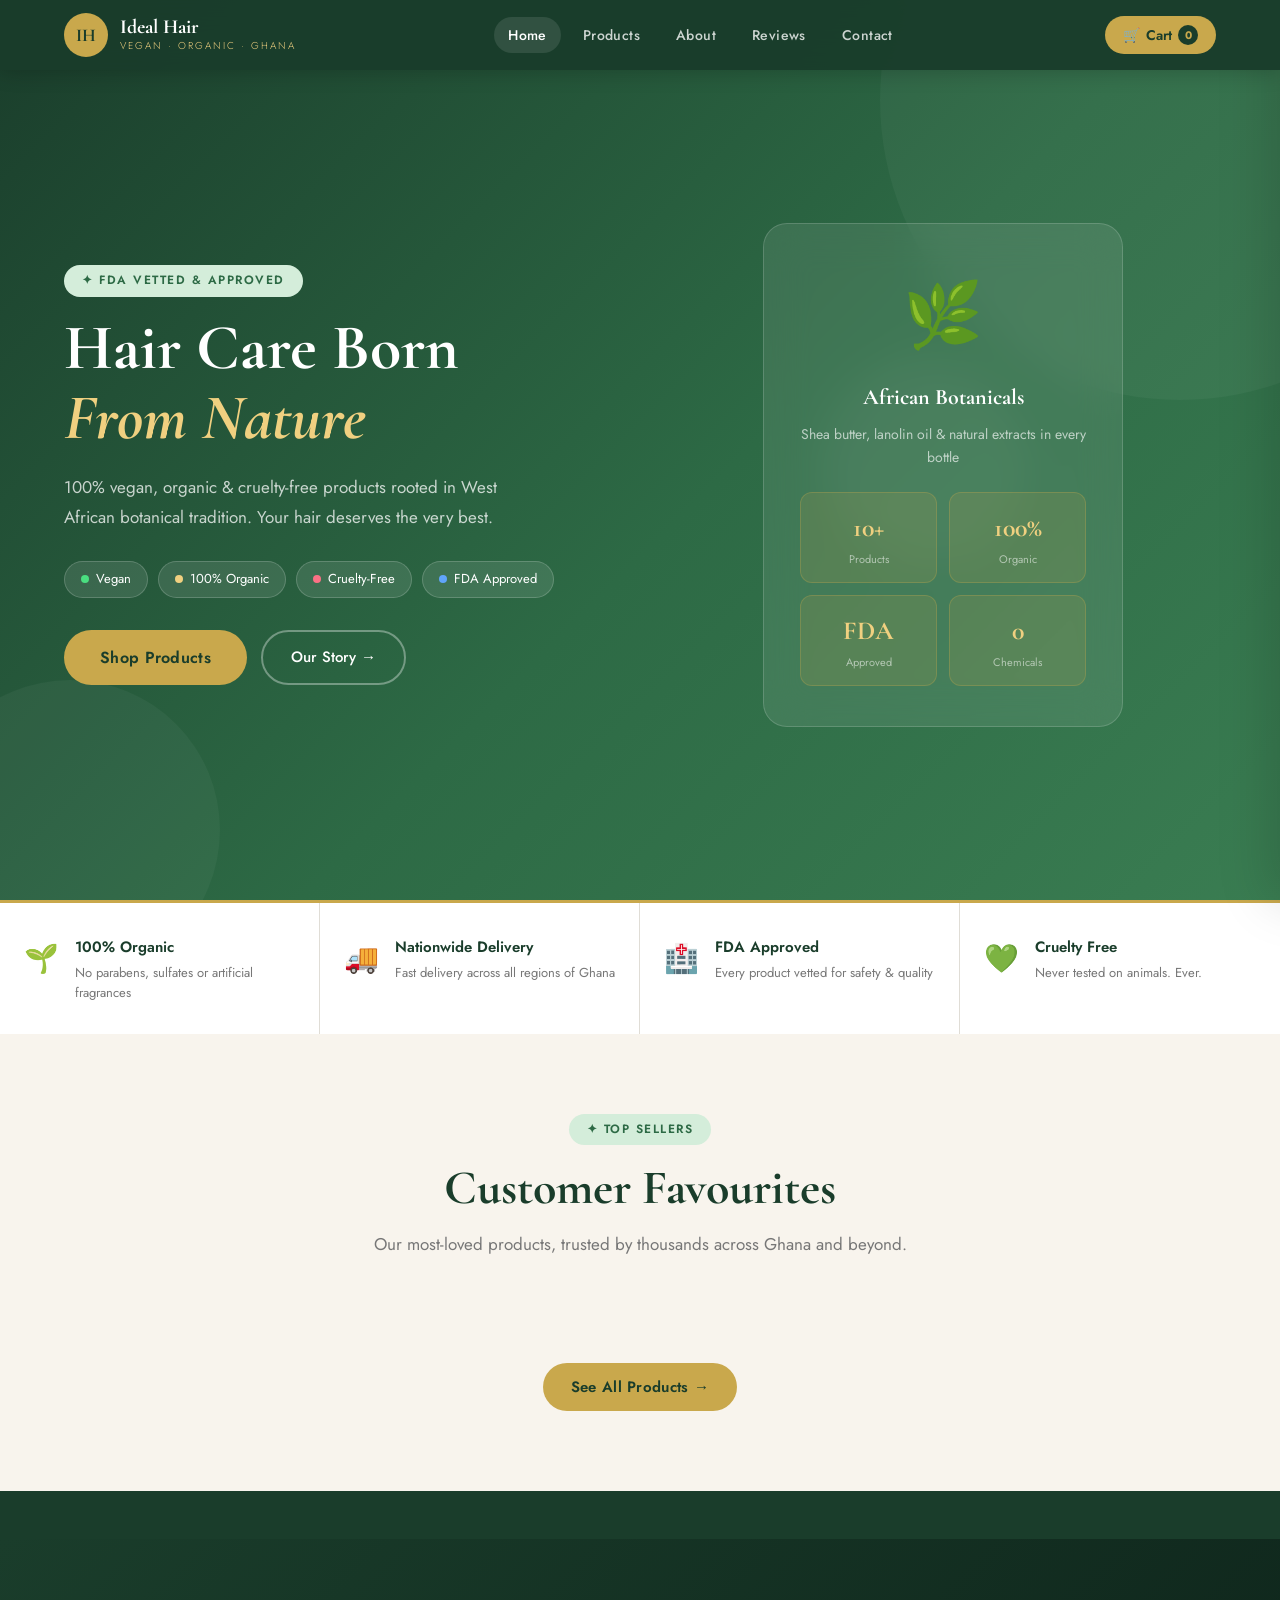
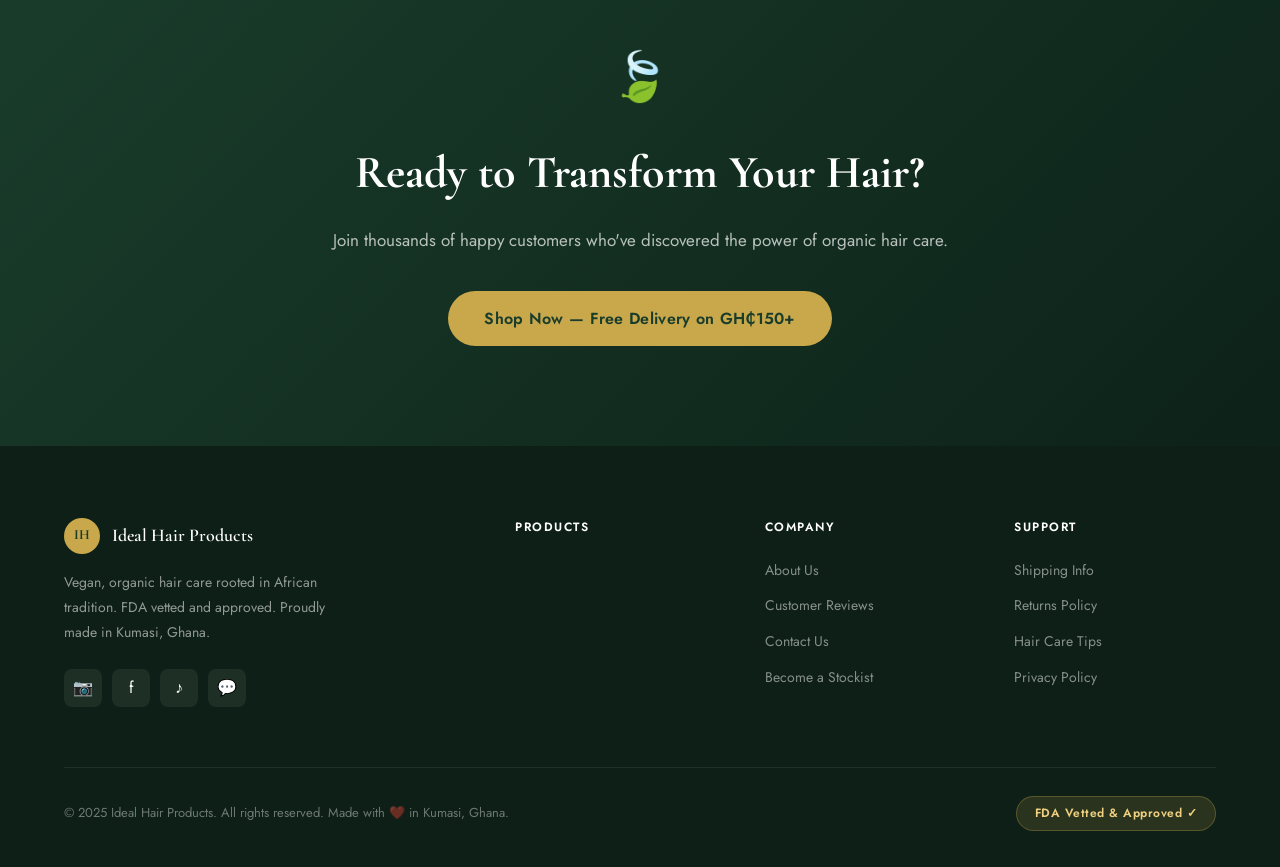
<file: index.html>
<!DOCTYPE html>
<html lang="en">
<head>
  <meta charset="UTF-8" />
  <meta name="viewport" content="width=device-width, initial-scale=1.0" />
  <title>Ideal Hair Products – Vegan & Organic Hair Care Ghana</title>
  <meta name="description" content="Premium vegan, organic, cruelty-free hair care. FDA vetted and approved. Made in Ghana." />
  <link rel="preconnect" href="https://fonts.googleapis.com" />
  <link rel="preconnect" href="https://fonts.gstatic.com" crossorigin />
  <link href="https://fonts.googleapis.com/css2?family=Cormorant+Garamond:ital,wght@0,400;0,600;0,700;1,400&family=Jost:wght@300;400;500;600&display=swap" rel="stylesheet" />
  <!-- ✅ YOUR STYLESHEET -->
  <link rel="stylesheet" href="style.css" />
</head>
<body>

<!-- ══════════════════════════════════════
     NAVIGATION BAR
══════════════════════════════════════ -->
<nav id="navbar">
  <div class="nav-inner">
    <a href="#home" class="nav-logo" onclick="showPage('home')">
      <div class="logo-mark">IH</div>
      <div class="logo-words">
        <span class="logo-main">Ideal Hair</span>
        <span class="logo-sub">Vegan · Organic · Ghana</span>
      </div>
    </a>

    <ul class="nav-links" id="navLinks">
      <li><a href="#" class="nav-link active" onclick="showPage('home')">Home</a></li>
      <li><a href="#" class="nav-link"        onclick="showPage('products')">Products</a></li>
      <li><a href="#" class="nav-link"        onclick="showPage('about')">About</a></li>
      <li><a href="#" class="nav-link"        onclick="showPage('reviews')">Reviews</a></li>
      <li><a href="#" class="nav-link"        onclick="showPage('contact')">Contact</a></li>
    </ul>

    <div class="nav-right">
      <button class="cart-trigger" id="cartTrigger" onclick="openCart()" aria-label="Open Cart">
        <span>🛒</span>
        <span class="cart-label">Cart</span>
        <span class="cart-badge" id="cartBadge">0</span>
      </button>
      <button class="hamburger" id="hamburger" onclick="openMob()" aria-label="Menu">
        <span></span><span></span><span></span>
      </button>
    </div>
  </div>
</nav>

<!-- Mobile Drawer -->
<div class="mob-drawer" id="mobDrawer">
  <button class="mob-close" onclick="closeMob()">✕</button>
  <ul>
    <li><a href="#" onclick="showPage('home');    closeMob()">Home</a></li>
    <li><a href="#" onclick="showPage('products');closeMob()">Products</a></li>
    <li><a href="#" onclick="showPage('about');   closeMob()">About</a></li>
    <li><a href="#" onclick="showPage('reviews'); closeMob()">Reviews</a></li>
    <li><a href="#" onclick="showPage('contact'); closeMob()">Contact</a></li>
  </ul>
  <button class="btn-gold full-w" onclick="openCart();closeMob()">🛒 View Cart (<span id="mobCartCount">0</span>)</button>
</div>
<div class="mob-overlay" id="mobOverlay" onclick="closeMob()"></div>


<!-- ══════════════════════════════════════
     PAGE: HOME
══════════════════════════════════════ -->
<div id="page-home" class="page active">

  <!-- Hero -->
  <div class="hero">
    <div class="hero-bg-shapes">
      <div class="hbs hbs1"></div>
      <div class="hbs hbs2"></div>
      <div class="hbs hbs3"></div>
    </div>
    <div class="hero-inner">
      <div class="hero-copy animate-up">
        <div class="pill-tag">✦ FDA Vetted &amp; Approved</div>
        <h1 class="hero-title">Hair Care Born<br/><em>From Nature</em></h1>
        <p class="hero-sub">100% vegan, organic &amp; cruelty-free products rooted in West African botanical tradition. Your hair deserves the very best.</p>
        <div class="trust-pills">
          <div class="trust-pill"><span class="dot green"></span>Vegan</div>
          <div class="trust-pill"><span class="dot gold"></span>100% Organic</div>
          <div class="trust-pill"><span class="dot pink"></span>Cruelty-Free</div>
          <div class="trust-pill"><span class="dot blue"></span>FDA Approved</div>
        </div>
        <div class="hero-ctas">
          <button class="btn-gold large" onclick="showPage('products')">Shop Products</button>
          <button class="btn-ghost" onclick="showPage('about')">Our Story →</button>
        </div>
      </div>
      <div class="hero-card-wrap animate-right">
        <div class="hero-card">
          <div class="hc-emoji">🌿</div>
          <h3>African Botanicals</h3>
          <p>Shea butter, lanolin oil &amp; natural extracts in every bottle</p>
          <div class="hc-stats">
            <div class="hcs"><div class="hcs-n">10+</div><div class="hcs-l">Products</div></div>
            <div class="hcs"><div class="hcs-n">100%</div><div class="hcs-l">Organic</div></div>
            <div class="hcs"><div class="hcs-n">FDA</div><div class="hcs-l">Approved</div></div>
            <div class="hcs"><div class="hcs-n">0</div><div class="hcs-l">Chemicals</div></div>
          </div>
        </div>
      </div>
    </div>
  </div>

  <!-- Features strip -->
  <div class="features-strip">
    <div class="feat"><div class="feat-ico">🌱</div><div><strong>100% Organic</strong><p>No parabens, sulfates or artificial fragrances</p></div></div>
    <div class="feat"><div class="feat-ico">🚚</div><div><strong>Nationwide Delivery</strong><p>Fast delivery across all regions of Ghana</p></div></div>
    <div class="feat"><div class="feat-ico">🏥</div><div><strong>FDA Approved</strong><p>Every product vetted for safety &amp; quality</p></div></div>
    <div class="feat"><div class="feat-ico">💚</div><div><strong>Cruelty Free</strong><p>Never tested on animals. Ever.</p></div></div>
  </div>

  <!-- Featured products -->
  <div class="section-wrap">
    <div class="section-head animate-up">
      <div class="pill-tag green">✦ Top Sellers</div>
      <h2>Customer Favourites</h2>
      <p>Our most-loved products, trusted by thousands across Ghana and beyond.</p>
    </div>
    <div class="products-grid" id="homeFeaturedGrid"></div>
    <div class="center-btn">
      <button class="btn-gold" onclick="showPage('products')">See All Products →</button>
    </div>
  </div>

  <!-- Scrolling review strip -->
  <div class="mini-review-strip">
    <div class="mrs-track" id="miniReviewTrack"></div>
  </div>

  <!-- CTA Banner -->
  <div class="cta-banner">
    <div class="cta-inner animate-up">
      <div class="cta-leaf">🍃</div>
      <h2>Ready to Transform Your Hair?</h2>
      <p>Join thousands of happy customers who've discovered the power of organic hair care.</p>
      <button class="btn-gold large" onclick="showPage('products')">Shop Now — Free Delivery on GH₵150+</button>
    </div>
  </div>

</div><!-- /page-home -->


<!-- ══════════════════════════════════════
     PAGE: PRODUCTS
══════════════════════════════════════ -->
<div id="page-products" class="page">

  <div class="page-hero green-hero">
    <div class="animate-up">
      <div class="pill-tag light">✦ Our Collection</div>
      <h1>Ideal Hair Products</h1>
      <p>Crafted with organic ingredients to nourish, strengthen &amp; beautify every hair type.</p>
    </div>
  </div>

  <div class="section-wrap">
    <div class="shop-controls animate-up">
      <div class="search-box">
        <span>🔍</span>
        <input type="text" id="searchInput" placeholder="Search products…" oninput="handleSearch()" />
      </div>
      <div class="filter-bar" id="filterBar"></div>
      <select id="sortSelect" class="sort-sel" onchange="handleSort()">
        <option value="default">Sort: Default</option>
        <option value="price-asc">Price: Low → High</option>
        <option value="price-desc">Price: High → Low</option>
        <option value="name">Name A–Z</option>
      </select>
    </div>
    <p class="results-label" id="resultsCount"></p>
    <div class="products-grid" id="productsGrid"></div>
  </div>

</div><!-- /page-products -->


<!-- ══════════════════════════════════════
     PAGE: ABOUT
══════════════════════════════════════ -->
<div id="page-about" class="page">

  <div class="page-hero dark-hero">
    <div class="animate-up">
      <div class="pill-tag gold">✦ Our Story</div>
      <h1>Made With Purpose,<br/>Rooted in Tradition</h1>
      <p>Bringing West African hair wisdom to the modern world — organically.</p>
    </div>
  </div>

  <div class="section-wrap">

    <!-- Story block -->
    <div class="about-story animate-up">
      <div class="story-text">
        <h2>Why Ideal Hair?</h2>
        <p>Ideal Hair Products was born from a deep love for natural beauty and African hair care traditions passed down through generations. We saw a gap — premium organic products that truly celebrate the diversity and beauty of African hair — and we filled it.</p>
        <p>Every bottle carries the wisdom of our ancestors and the precision of modern science. From our iconic African Shea Butter to our nourishing Gold Shampoo, we believe your hair deserves ingredients as pure as nature intended.</p>
        <p>Made in Ghana 🇬🇭, loved worldwide.</p>
        <ul class="about-checklist">
          <li><span class="chk">✓</span>No parabens, sulfates, or artificial fragrances</li>
          <li><span class="chk">✓</span>Rich in vitamins, proteins &amp; natural oils</li>
          <li><span class="chk">✓</span>Suitable for all hair types and textures</li>
          <li><span class="chk">✓</span>Made and packaged in Kumasi, Ghana</li>
        </ul>
      </div>
      <div class="story-tiles">
        <div class="st green-tile"><div class="st-ico">🌿</div><h4>100% Organic</h4><p>No parabens, sulfates or artificial fragrances — ever.</p></div>
        <div class="st gold-tile"><div class="st-ico">🐾</div><h4>Cruelty-Free</h4><p>Never tested on animals. We love all living creatures.</p></div>
        <div class="st pale-tile"><div class="st-ico">🌍</div><h4>African Botanicals</h4><p>Inspired by generations of West African hair wisdom.</p></div>
        <div class="st white-tile"><div class="st-ico">✅</div><h4>FDA Approved</h4><p>Vetted &amp; approved for safety and quality.</p></div>
      </div>
    </div>

    <!-- Values -->
    <div class="section-head animate-up">
      <div class="pill-tag green">✦ Our Values</div>
      <h2>What Drives Us</h2>
    </div>
    <div class="values-grid" id="valuesGrid"></div>

    <!-- Brand Promise -->
    <div class="promise-block animate-up">
      <p>"We promise that every product we make is something we'd proudly use on our own hair — and our children's."</p>
      <span>— The Ideal Hair Team, Kumasi, Ghana</span>
    </div>

    <!-- Ingredients -->
    <div class="section-head animate-up" style="margin-top:80px">
      <div class="pill-tag green">✦ Key Ingredients</div>
      <h2>Nature's Best, In Every Bottle</h2>
      <p>Each ingredient is chosen for a specific benefit to your hair and scalp.</p>
    </div>
    <div class="ingredients-grid" id="ingredientsGrid"></div>

  </div>
</div><!-- /page-about -->


<!-- ══════════════════════════════════════
     PAGE: REVIEWS
══════════════════════════════════════ -->
<div id="page-reviews" class="page">

  <div class="page-hero reviews-hero">
    <div class="animate-up">
      <div class="pill-tag gold">✦ Customer Love</div>
      <h1>Real Stories,<br/>Real Results</h1>
      <p>Thousands of happy customers across Ghana trust Ideal Hair every day.</p>
      <div class="rating-hero">
        <div class="rh-stars">★★★★★</div>
        <div class="rh-label"><strong>4.9 / 5</strong> from 1,200+ reviews</div>
      </div>
    </div>
  </div>

  <div class="section-wrap">

    <!-- Stats bar -->
    <div class="review-stats-bar animate-up" id="reviewStatsBar"></div>

    <!-- Filter tabs -->
    <div class="review-tabs animate-up" id="reviewTabs"></div>

    <!-- Grid -->
    <div class="reviews-grid" id="reviewsGrid"></div>

    <!-- Write review -->
    <div class="write-review-wrap animate-up">
      <div class="section-head">
        <div class="pill-tag green">✦ Share Your Experience</div>
        <h2>Leave a Review</h2>
        <p>Your feedback helps other customers and helps us improve.</p>
      </div>
      <form class="review-form" id="reviewForm" onsubmit="submitReview(event)">
        <div class="rf-row">
          <div class="rf-g"><label>Your Name</label><input type="text" id="rvName" placeholder="Ama Mensah" required /></div>
          <div class="rf-g"><label>Location</label><input type="text" id="rvLoc" placeholder="Kumasi, Ghana" required /></div>
        </div>
        <div class="rf-g"><label>Product Reviewed</label><select id="rvProduct"></select></div>
        <div class="rf-g">
          <label>Your Rating</label>
          <div class="star-picker" id="starPicker">
            <span class="sp" data-v="1">★</span><span class="sp" data-v="2">★</span>
            <span class="sp" data-v="3">★</span><span class="sp" data-v="4">★</span>
            <span class="sp" data-v="5">★</span>
          </div>
          <input type="hidden" id="rvStars" value="5" />
        </div>
        <div class="rf-g"><label>Your Review</label><textarea id="rvText" rows="4" placeholder="Tell us how the product worked for you…" required></textarea></div>
        <button type="submit" class="btn-gold">Submit Review ✦</button>
      </form>
    </div>

  </div>
</div><!-- /page-reviews -->


<!-- ══════════════════════════════════════
     PAGE: CONTACT
══════════════════════════════════════ -->
<div id="page-contact" class="page">

  <div class="page-hero contact-hero">
    <div class="animate-up">
      <div class="pill-tag light">✦ Get In Touch</div>
      <h1>We're Here For You</h1>
      <p>Questions about products? Want to be a stockist? Let's talk.</p>
    </div>
  </div>

  <div class="section-wrap">
    <div class="contact-layout">

      <div class="contact-info animate-up">
        <h3>Contact Details</h3>
        <p>Our team in Kumasi is ready to help you find the perfect hair care routine. Reach out anytime during business hours.</p>
        <div class="info-items" id="contactInfoItems"></div>
        <div class="contact-socials">
          <h5>Follow Us</h5>
          <div class="soc-row">
            <a class="soc-btn" href="#">📷 Instagram</a>
            <a class="soc-btn" href="#">f Facebook</a>
            <a class="soc-btn" href="#">♪ TikTok</a>
            <a class="soc-btn" href="#">💬 WhatsApp</a>
          </div>
        </div>
        <div class="fda-block">
          <span class="fda-ico">🏥</span>
          <div>
            <strong>FDA Vetted &amp; Approved</strong>
            <p>All Ideal Hair products meet the highest Ghana FDA safety and quality standards.</p>
          </div>
        </div>
      </div>

      <div class="contact-form-wrap animate-up">
        <form class="contact-form" id="contactForm" onsubmit="submitContact(event)">
          <div class="cf-row">
            <div class="cf-g"><label>First Name</label><input type="text" id="cfName" placeholder="Ama" required /></div>
            <div class="cf-g"><label>Last Name</label><input type="text" id="cfLastName" placeholder="Asante" required /></div>
          </div>
          <div class="cf-g"><label>Email Address</label><input type="email" id="cfEmail" placeholder="you@example.com" required /></div>
          <div class="cf-g"><label>Phone (optional)</label><input type="tel" id="cfPhone" placeholder="+233 XX XXX XXXX" /></div>
          <div class="cf-g">
            <label>Subject</label>
            <select id="cfSubject">
              <option>General Enquiry</option>
              <option>Product Question</option>
              <option>Order Support</option>
              <option>Wholesale / Become a Stockist</option>
              <option>Partnership</option>
              <option>Other</option>
            </select>
          </div>
          <div class="cf-g"><label>Message</label><textarea id="cfMsg" rows="5" placeholder="How can we help you?" required></textarea></div>
          <button type="submit" class="btn-gold full-w">Send Message ✉️</button>
          <p class="form-note">We respond within 24 hours on business days.</p>
        </form>
      </div>

    </div>

    <!-- Map block -->
    <div class="map-block animate-up">
      <div class="map-content">
        <div class="map-pin-ico">📍</div>
        <h4>Visit Us in Kumasi</h4>
        <p>Ashanti Region, Ghana</p>
        <p class="map-note">Walk-in consultations available Mon – Sat, 8am – 6pm</p>
      </div>
    </div>

  </div>
</div><!-- /page-contact -->


<!-- ══════════════════════════════════════
     CART SIDEBAR
══════════════════════════════════════ -->
<div class="cart-overlay" id="cartOverlay" onclick="closeCart()"></div>
<aside class="cart-sidebar" id="cartSidebar">
  <div class="cs-head">
    <h3>Your Cart 🛒</h3>
    <button class="cs-close" onclick="closeCart()">✕</button>
  </div>
  <div class="cs-body" id="csBody"></div>
  <div class="cs-foot" id="csFoot"></div>
</aside>


<!-- ══════════════════════════════════════
     PRODUCT QUICK-VIEW MODAL
══════════════════════════════════════ -->
<div class="modal-overlay" id="modalOverlay" onclick="closeModal()"></div>
<div class="product-modal" id="productModal">
  <button class="modal-close" onclick="closeModal()">✕</button>
  <div class="modal-inner" id="modalInner"></div>
</div>


<!-- Toast notification -->
<div class="toast" id="toast"></div>


<!-- ══════════════════════════════════════
     FOOTER
══════════════════════════════════════ -->
<footer>
  <div class="footer-inner">
    <div class="footer-brand">
      <div class="footer-logo">
        <div class="logo-mark sm">IH</div>
        <span>Ideal Hair Products</span>
      </div>
      <p>Vegan, organic hair care rooted in African tradition. FDA vetted and approved. Proudly made in Kumasi, Ghana.</p>
      <div class="footer-soc">
        <a href="#">📷</a><a href="#">f</a><a href="#">♪</a><a href="#">💬</a>
      </div>
    </div>
    <div class="footer-col">
      <h5>Products</h5>
      <ul id="footerProductLinks"></ul>
    </div>
    <div class="footer-col">
      <h5>Company</h5>
      <ul>
        <li><a href="#" onclick="showPage('about')">About Us</a></li>
        <li><a href="#" onclick="showPage('reviews')">Customer Reviews</a></li>
        <li><a href="#" onclick="showPage('contact')">Contact Us</a></li>
        <li><a href="#" onclick="showPage('contact')">Become a Stockist</a></li>
      </ul>
    </div>
    <div class="footer-col">
      <h5>Support</h5>
      <ul>
        <li><a href="#" onclick="showPage('contact')">Shipping Info</a></li>
        <li><a href="#" onclick="showPage('contact')">Returns Policy</a></li>
        <li><a href="#" onclick="showPage('contact')">Hair Care Tips</a></li>
        <li><a href="#" onclick="showPage('contact')">Privacy Policy</a></li>
      </ul>
    </div>
  </div>
  <div class="footer-bottom">
    <p>© 2025 Ideal Hair Products. All rights reserved. Made with ❤️ in Kumasi, Ghana.</p>
    <div class="fda-cert">FDA Vetted &amp; Approved ✓</div>
  </div>
</footer>

<!-- ✅ SCRIPTS — data.js must load before app.js -->
<script src="data.js"></script>
<script src="app.js"></script>

</body>
</html>
</file>
<file: style.css>
/* ═══════════════════════════════════════════════════
   IDEAL HAIR PRODUCTS — style.css
   All visual styling for the website
   Linked from: index.html
   ═══════════════════════════════════════════════════ */

/* ── VARIABLES ── */
:root {
  --g-dark:   #1a3d2b;
  --g-mid:    #2d6a45;
  --g-light:  #4a9e6b;
  --g-pale:   #d4edda;
  --g-ultra:  #eef7f1;
  --gold:     #c9a84c;
  --gold-lt:  #f0d080;
  --gold-dk:  #a07830;
  --cream:    #f8f4ed;
  --white:    #ffffff;
  --dark:     #111b17;
  --txt:      #1a1a1a;
  --txt-mid:  #444444;
  --txt-mute: #777777;
  --border:   #e0ddd6;
  --radius:   14px;
  --radius-sm:8px;
  --shadow:   0 6px 32px rgba(0,0,0,0.10);
  --shadow-lg:0 16px 56px rgba(0,0,0,0.14);
  --trans:    0.3s ease;
  --nav-h:    70px;
}

/* ── RESET ── */
*, *::before, *::after { box-sizing: border-box; margin: 0; padding: 0; }
html { scroll-behavior: smooth; font-size: 16px; }
body {
  font-family: 'Jost', sans-serif;
  background: var(--cream);
  color: var(--txt);
  overflow-x: hidden;
  line-height: 1.6;
}
img { max-width: 100%; display: block; }
a { color: inherit; text-decoration: none; }
button { cursor: pointer; font-family: inherit; }
ul { list-style: none; }
input, select, textarea { font-family: inherit; font-size: 15px; outline: none; }

/* ── PAGE SYSTEM ── */
.page { display: none; }
.page.active { display: block; }

/* ── SCROLL ANIMATIONS ── */
.animate-up {
  opacity: 0;
  transform: translateY(40px);
  transition: opacity 0.8s ease, transform 0.8s ease;
}
.animate-right {
  opacity: 0;
  transform: translateX(40px);
  transition: opacity 0.8s ease 0.2s, transform 0.8s ease 0.2s;
}
.animate-up.in, .animate-right.in { opacity: 1; transform: none; }

/* ═══════════════════════════════════════════════════
   NAVIGATION
═══════════════════════════════════════════════════ */
#navbar {
  position: fixed; top: 0; left: 0; right: 0; z-index: 900;
  background: rgba(26,61,43,0.96);
  backdrop-filter: blur(14px);
  height: var(--nav-h);
  box-shadow: 0 2px 20px rgba(0,0,0,0.20);
  transition: background var(--trans);
}
.nav-inner {
  max-width: 1280px; margin: 0 auto;
  display: flex; align-items: center; justify-content: space-between;
  height: 100%; padding: 0 5%;
}
.nav-logo {
  display: flex; align-items: center; gap: 12px;
  text-decoration: none;
}
.logo-mark {
  width: 44px; height: 44px;
  background: var(--gold);
  border-radius: 50%;
  display: flex; align-items: center; justify-content: center;
  font-family: 'Cormorant Garamond', serif;
  font-size: 18px; font-weight: 700;
  color: var(--g-dark);
  flex-shrink: 0;
}
.logo-mark.sm { width: 36px; height: 36px; font-size: 14px; }
.logo-words { display: flex; flex-direction: column; }
.logo-main {
  font-family: 'Cormorant Garamond', serif;
  font-size: 20px; font-weight: 700;
  color: var(--white); line-height: 1.1;
}
.logo-sub {
  font-size: 10px; font-weight: 300;
  letter-spacing: 2px; text-transform: uppercase;
  color: var(--gold-lt);
}
.nav-links {
  display: flex; gap: 8px; align-items: center;
}
.nav-link {
  color: rgba(255,255,255,0.78);
  font-size: 14px; font-weight: 500; letter-spacing: 0.4px;
  padding: 8px 14px; border-radius: 40px;
  transition: var(--trans); cursor: pointer;
  background: none; border: none;
}
.nav-link:hover, .nav-link.active {
  color: var(--white);
  background: rgba(255,255,255,0.10);
}
.nav-right { display: flex; align-items: center; gap: 12px; }
.cart-trigger {
  display: flex; align-items: center; gap: 6px;
  background: var(--gold); color: var(--g-dark);
  border: none; padding: 9px 18px; border-radius: 40px;
  font-size: 14px; font-weight: 600;
  transition: var(--trans);
}
.cart-trigger:hover { background: var(--gold-lt); transform: translateY(-1px); }
.cart-badge {
  background: var(--g-dark); color: var(--gold);
  border-radius: 50%; width: 20px; height: 20px;
  display: flex; align-items: center; justify-content: center;
  font-size: 11px; font-weight: 700;
}
.hamburger {
  display: none; flex-direction: column; gap: 5px;
  background: none; border: none; padding: 6px;
}
.hamburger span {
  width: 24px; height: 2px;
  background: var(--white); border-radius: 2px;
  display: block; transition: var(--trans);
}
/* Mobile Drawer */
.mob-drawer {
  display: none;
  position: fixed; top: 0; left: -100%; width: min(320px, 85vw);
  height: 100vh; z-index: 1000;
  background: var(--g-dark);
  padding: 80px 32px 40px;
  transition: left 0.4s cubic-bezier(.25,.8,.25,1);
  flex-direction: column; gap: 0;
}
.mob-drawer.open { left: 0; }
.mob-close {
  position: absolute; top: 20px; right: 20px;
  background: rgba(255,255,255,0.1); border: none;
  color: var(--white); width: 36px; height: 36px;
  border-radius: 50%; font-size: 18px;
  display: flex; align-items: center; justify-content: center;
}
.mob-drawer ul { display: flex; flex-direction: column; gap: 4px; margin-bottom: 32px; }
.mob-drawer li a {
  display: block; padding: 12px 0;
  color: rgba(255,255,255,0.85); font-size: 18px; font-weight: 400;
  border-bottom: 1px solid rgba(255,255,255,0.08);
  transition: var(--trans);
}
.mob-drawer li a:hover { color: var(--gold-lt); padding-left: 6px; }
.mob-overlay {
  display: none; position: fixed; inset: 0;
  background: rgba(0,0,0,0.5); z-index: 999;
}
.mob-overlay.open { display: block; }

/* ═══════════════════════════════════════════════════
   BUTTONS
═══════════════════════════════════════════════════ */
.btn-gold {
  display: inline-flex; align-items: center; justify-content: center;
  background: var(--gold); color: var(--g-dark);
  border: none; padding: 13px 28px; border-radius: 40px;
  font-size: 15px; font-weight: 600; letter-spacing: 0.3px;
  transition: var(--trans); cursor: pointer;
}
.btn-gold:hover { background: var(--gold-lt); transform: translateY(-2px); box-shadow: 0 8px 24px rgba(201,168,76,0.35); }
.btn-gold.large { padding: 16px 36px; font-size: 16px; }
.btn-gold.full-w { width: 100%; }
.btn-ghost {
  display: inline-flex; align-items: center; justify-content: center;
  background: transparent; color: var(--white);
  border: 2px solid rgba(255,255,255,0.35);
  padding: 13px 28px; border-radius: 40px;
  font-size: 15px; font-weight: 500;
  transition: var(--trans); cursor: pointer;
}
.btn-ghost:hover { border-color: var(--white); background: rgba(255,255,255,0.10); }
.btn-ghost.dark-ghost { color: var(--g-dark); border-color: var(--border); }
.btn-ghost.dark-ghost:hover { border-color: var(--g-dark); background: var(--g-ultra); color: var(--g-dark); }

/* ═══════════════════════════════════════════════════
   SHARED COMPONENTS
═══════════════════════════════════════════════════ */
.pill-tag {
  display: inline-block;
  background: var(--g-pale); color: var(--g-mid);
  border-radius: 40px; padding: 6px 18px;
  font-size: 12px; font-weight: 600; letter-spacing: 1.5px;
  text-transform: uppercase; margin-bottom: 16px;
}
.pill-tag.green  { background: var(--g-pale);               color: var(--g-mid); }
.pill-tag.gold   { background: rgba(201,168,76,0.15);        color: var(--gold-dk); }
.pill-tag.light  { background: rgba(255,255,255,0.15);       color: var(--white); border: 1px solid rgba(255,255,255,0.25); }
.pill-tag.dark   { background: var(--dark);                  color: var(--gold-lt); }

.section-wrap { max-width: 1200px; margin: 0 auto; padding: 80px 5%; }
.section-head { text-align: center; margin-bottom: 56px; }
.section-head h2 {
  font-family: 'Cormorant Garamond', serif;
  font-size: clamp(30px, 4vw, 48px); font-weight: 700;
  color: var(--g-dark); margin-bottom: 14px; line-height: 1.15;
}
.section-head p { color: var(--txt-mute); font-size: 17px; max-width: 560px; margin: 0 auto; line-height: 1.7; }
.center-btn { text-align: center; margin-top: 48px; }
.results-label { color: var(--txt-mute); font-size: 14px; margin-bottom: 24px; }

/* ═══════════════════════════════════════════════════
   PAGE HEROES
═══════════════════════════════════════════════════ */
.page-hero {
  padding: calc(var(--nav-h) + 70px) 5% 80px;
  text-align: center;
}
.page-hero h1 {
  font-family: 'Cormorant Garamond', serif;
  font-size: clamp(34px, 5vw, 62px); font-weight: 700;
  line-height: 1.1; margin-bottom: 16px; color: var(--white);
}
.page-hero p { color: rgba(255,255,255,0.75); font-size: 18px; max-width: 580px; margin: 0 auto; }
.green-hero   { background: linear-gradient(135deg, var(--g-dark) 0%, var(--g-mid) 100%); }
.dark-hero    { background: linear-gradient(135deg, #0d2219 0%, var(--g-dark) 100%); }
.reviews-hero { background: linear-gradient(135deg, #1a1a2e 0%, #16213e 50%, var(--g-dark) 100%); }
.contact-hero { background: linear-gradient(135deg, var(--g-dark) 0%, #1f4d35 100%); }

/* ═══════════════════════════════════════════════════
   HOME — HERO
═══════════════════════════════════════════════════ */
.hero {
  min-height: 100vh;
  background: linear-gradient(135deg, var(--g-dark) 0%, var(--g-mid) 55%, #3a7d52 100%);
  display: flex; align-items: center;
  padding: calc(var(--nav-h) + 40px) 5% 60px;
  position: relative; overflow: hidden;
}
.hero-bg-shapes { position: absolute; inset: 0; pointer-events: none; overflow: hidden; }
.hbs {
  position: absolute; border-radius: 50%;
  background: rgba(255,255,255,0.04);
}
.hbs1 { width: 600px; height: 600px; top: -200px; right: -200px; }
.hbs2 { width: 300px; height: 300px; bottom: -80px; left: -80px; }
.hbs3 { width: 200px; height: 200px; top: 40%; right: 20%; }
.hero-inner {
  max-width: 1200px; margin: 0 auto; width: 100%;
  display: grid; grid-template-columns: 1fr 1fr; gap: 60px; align-items: center;
  position: relative; z-index: 1;
}
.hero-title {
  font-family: 'Cormorant Garamond', serif;
  font-size: clamp(38px, 5vw, 68px); font-weight: 700;
  color: var(--white); line-height: 1.1; margin-bottom: 20px;
}
.hero-title em { color: var(--gold-lt); font-style: italic; }
.hero-sub { color: rgba(255,255,255,0.75); font-size: 17px; line-height: 1.75; margin-bottom: 28px; max-width: 480px; }
.trust-pills { display: flex; gap: 10px; flex-wrap: wrap; margin-bottom: 32px; }
.trust-pill {
  display: flex; align-items: center; gap: 7px;
  background: rgba(255,255,255,0.10); border: 1px solid rgba(255,255,255,0.18);
  color: var(--white); border-radius: 40px; padding: 7px 16px; font-size: 13px;
}
.dot { width: 8px; height: 8px; border-radius: 50%; flex-shrink: 0; }
.dot.green { background: #4ade80; }
.dot.gold  { background: var(--gold-lt); }
.dot.pink  { background: #fb7185; }
.dot.blue  { background: #60a5fa; }
.hero-ctas { display: flex; gap: 14px; flex-wrap: wrap; }
/* Hero Card */
.hero-card-wrap { display: flex; justify-content: center; }
.hero-card {
  background: rgba(255,255,255,0.09);
  backdrop-filter: blur(20px);
  border: 1px solid rgba(255,255,255,0.16);
  border-radius: 24px; padding: 40px 36px; text-align: center;
  max-width: 360px; width: 100%;
}
.hc-emoji { font-size: 64px; margin-bottom: 14px; }
.hero-card h3 {
  font-family: 'Cormorant Garamond', serif;
  color: var(--white); font-size: 22px; margin-bottom: 8px;
}
.hero-card p { color: rgba(255,255,255,0.65); font-size: 14px; line-height: 1.6; margin-bottom: 24px; }
.hc-stats { display: grid; grid-template-columns: 1fr 1fr; gap: 12px; }
.hcs {
  background: rgba(201,168,76,0.15);
  border: 1px solid rgba(201,168,76,0.28);
  border-radius: 12px; padding: 14px 10px; text-align: center;
}
.hcs-n { font-family: 'Cormorant Garamond', serif; font-size: 26px; color: var(--gold-lt); font-weight: 700; }
.hcs-l { font-size: 11px; color: rgba(255,255,255,0.55); margin-top: 2px; }

/* ═══════════════════════════════════════════════════
   HOME — FEATURES STRIP
═══════════════════════════════════════════════════ */
.features-strip {
  background: var(--white);
  display: grid; grid-template-columns: repeat(4, 1fr);
  border-top: 3px solid var(--gold);
}
.feat {
  display: flex; align-items: flex-start; gap: 16px;
  padding: 32px 24px;
  border-right: 1px solid var(--border);
}
.feat:last-child { border-right: none; }
.feat-ico { font-size: 28px; flex-shrink: 0; margin-top: 2px; }
.feat strong { font-size: 15px; font-weight: 600; color: var(--g-dark); display: block; margin-bottom: 4px; }
.feat p { font-size: 13px; color: var(--txt-mute); line-height: 1.5; }

/* ═══════════════════════════════════════════════════
   PRODUCTS GRID & CARDS
═══════════════════════════════════════════════════ */
.products-grid {
  display: grid;
  grid-template-columns: repeat(auto-fill, minmax(260px, 1fr));
  gap: 28px;
}
.product-card {
  background: var(--white);
  border-radius: var(--radius);
  overflow: hidden;
  border: 1px solid var(--border);
  transition: var(--trans);
  cursor: pointer;
  display: flex; flex-direction: column;
}
.product-card:hover {
  transform: translateY(-7px);
  box-shadow: var(--shadow-lg);
  border-color: var(--g-pale);
}
.pc-img {
  height: 210px;
  display: flex; align-items: center; justify-content: center;
  background: linear-gradient(135deg, var(--g-ultra), #e0f0e5);
  position: relative; font-size: 72px;
}
.pc-badge {
  position: absolute; top: 12px; left: 12px;
  background: var(--g-mid); color: var(--white);
  font-size: 11px; font-weight: 600; letter-spacing: 0.8px;
  text-transform: uppercase; padding: 4px 10px; border-radius: 40px;
}
.pc-body { padding: 20px; flex: 1; display: flex; flex-direction: column; }
.pc-cat { font-size: 11px; text-transform: uppercase; letter-spacing: 1.5px; color: var(--g-light); font-weight: 600; margin-bottom: 6px; }
.pc-body h3 { font-size: 17px; font-weight: 600; margin-bottom: 6px; color: var(--txt); }
.pc-body p { font-size: 13px; color: var(--txt-mute); line-height: 1.5; flex: 1; margin-bottom: 18px; }
.pc-foot { display: flex; align-items: center; justify-content: space-between; }
.pc-price {
  font-family: 'Cormorant Garamond', serif;
  font-size: 22px; font-weight: 700; color: var(--g-dark);
}
.pc-price small { font-family: 'Jost', sans-serif; font-size: 12px; font-weight: 400; color: var(--txt-mute); }
.pc-add {
  background: var(--g-dark); color: var(--white);
  border: none; padding: 9px 18px; border-radius: 40px;
  font-size: 13px; font-weight: 600; transition: var(--trans);
}
.pc-add:hover { background: var(--g-light); }

/* Shop Controls */
.shop-controls {
  display: flex; gap: 16px; flex-wrap: wrap; align-items: center;
  margin-bottom: 32px;
}
.search-box {
  display: flex; align-items: center; gap: 10px;
  background: var(--white); border: 1.5px solid var(--border);
  border-radius: 40px; padding: 10px 18px; flex: 1; min-width: 200px;
  transition: var(--trans);
}
.search-box:focus-within { border-color: var(--g-mid); }
.search-box input { border: none; background: none; flex: 1; font-size: 15px; }
.filter-bar { display: flex; gap: 8px; flex-wrap: wrap; }
.filter-btn {
  background: var(--white); border: 1.5px solid var(--border);
  color: var(--txt-mid); padding: 9px 20px; border-radius: 40px;
  font-size: 13px; font-weight: 500; transition: var(--trans);
}
.filter-btn.active, .filter-btn:hover {
  background: var(--g-dark); color: var(--white); border-color: var(--g-dark);
}
.sort-sel {
  background: var(--white); border: 1.5px solid var(--border);
  border-radius: 40px; padding: 10px 18px; font-size: 13px; color: var(--txt-mid);
  cursor: pointer;
}

/* ═══════════════════════════════════════════════════
   HOME — MINI REVIEW STRIP (marquee)
═══════════════════════════════════════════════════ */
.mini-review-strip {
  background: var(--g-dark); overflow: hidden; padding: 24px 0;
}
.mrs-track {
  display: flex; gap: 32px; width: max-content;
  animation: scrollLeft 28s linear infinite;
}
.mrs-track:hover { animation-play-state: paused; }
@keyframes scrollLeft {
  0%   { transform: translateX(0); }
  100% { transform: translateX(-50%); }
}
.mr-pill {
  display: flex; align-items: center; gap: 10px;
  background: rgba(255,255,255,0.07);
  border: 1px solid rgba(255,255,255,0.12);
  border-radius: 40px; padding: 10px 22px; white-space: nowrap;
}
.mr-stars { color: var(--gold); font-size: 13px; }
.mr-txt { color: rgba(255,255,255,0.80); font-size: 13px; font-style: italic; }
.mr-name { color: var(--gold-lt); font-size: 12px; font-weight: 500; }

/* ═══════════════════════════════════════════════════
   HOME — CTA BANNER
═══════════════════════════════════════════════════ */
.cta-banner {
  background: linear-gradient(135deg, var(--g-dark), #0d2219);
  padding: 100px 5%; text-align: center;
}
.cta-inner { max-width: 640px; margin: 0 auto; }
.cta-leaf { font-size: 48px; margin-bottom: 20px; }
.cta-inner h2 {
  font-family: 'Cormorant Garamond', serif;
  font-size: clamp(28px, 4vw, 46px); color: var(--white);
  font-weight: 700; margin-bottom: 16px;
}
.cta-inner p { color: rgba(255,255,255,0.70); font-size: 17px; line-height: 1.7; margin-bottom: 36px; }

/* ═══════════════════════════════════════════════════
   ABOUT
═══════════════════════════════════════════════════ */
.about-story {
  display: grid; grid-template-columns: 1fr 1fr; gap: 72px;
  align-items: start; margin-bottom: 80px;
}
.story-text h2 {
  font-family: 'Cormorant Garamond', serif;
  font-size: clamp(26px, 3.5vw, 40px); color: var(--g-dark);
  margin-bottom: 20px;
}
.story-text p { color: var(--txt-mid); font-size: 16px; line-height: 1.85; margin-bottom: 18px; }
.about-checklist { list-style: none; margin: 28px 0; display: flex; flex-direction: column; gap: 14px; }
.about-checklist li { display: flex; align-items: center; gap: 12px; font-size: 15px; color: var(--txt-mid); }
.chk {
  width: 26px; height: 26px; background: var(--g-pale);
  border-radius: 50%; display: flex; align-items: center;
  justify-content: center; color: var(--g-mid); font-size: 13px;
  font-weight: 700; flex-shrink: 0;
}
.story-tiles { display: grid; grid-template-columns: 1fr 1fr; gap: 16px; }
.st { border-radius: var(--radius); padding: 28px 22px; }
.st-ico { font-size: 30px; margin-bottom: 12px; }
.st h4 { font-size: 17px; font-weight: 600; margin-bottom: 8px; }
.st p  { font-size: 13px; line-height: 1.55; }
.green-tile { background: var(--g-dark); color: var(--white); }
.gold-tile  { background: var(--gold); color: var(--g-dark); }
.pale-tile  { background: var(--g-pale); color: var(--g-dark); }
.white-tile { background: var(--white); color: var(--txt); border: 1px solid var(--border); }
/* Values */
.values-grid { display: grid; grid-template-columns: repeat(auto-fill, minmax(220px, 1fr)); gap: 24px; margin-bottom: 60px; }
.value-card {
  background: var(--white); border: 1px solid var(--border);
  border-radius: var(--radius); padding: 28px 22px;
  transition: var(--trans);
}
.value-card:hover { transform: translateY(-5px); box-shadow: var(--shadow); }
.val-ico { font-size: 32px; margin-bottom: 14px; }
.value-card h4 { font-size: 16px; font-weight: 600; margin-bottom: 8px; color: var(--g-dark); }
.value-card p  { font-size: 13px; color: var(--txt-mute); line-height: 1.6; }
/* Promise */
.promise-block {
  background: var(--g-dark); border-radius: 20px;
  padding: 56px 48px; text-align: center; margin: 60px 0;
}
.promise-block p {
  font-family: 'Cormorant Garamond', serif;
  font-size: clamp(20px, 3vw, 30px); color: var(--white);
  font-style: italic; line-height: 1.5; margin-bottom: 20px;
}
.promise-block span { color: var(--gold-lt); font-size: 14px; font-weight: 300; }
/* Ingredients */
.ingredients-grid { display: grid; grid-template-columns: repeat(auto-fill, minmax(200px, 1fr)); gap: 20px; }
.ing-card {
  background: var(--white); border: 1px solid var(--border);
  border-radius: var(--radius); padding: 24px 18px; text-align: center;
  transition: var(--trans);
}
.ing-card:hover { border-color: var(--g-light); transform: translateY(-4px); }
.ing-ico { font-size: 36px; margin-bottom: 10px; }
.ing-card h4 { font-size: 15px; font-weight: 600; color: var(--g-dark); margin-bottom: 6px; }
.ing-card p  { font-size: 12px; color: var(--txt-mute); line-height: 1.5; }

/* ═══════════════════════════════════════════════════
   REVIEWS
═══════════════════════════════════════════════════ */
.rating-hero { display: flex; align-items: center; gap: 16px; justify-content: center; margin-top: 24px; }
.rh-stars { color: var(--gold); font-size: 28px; letter-spacing: 4px; }
.rh-label { color: rgba(255,255,255,0.85); font-size: 16px; }
.review-stats-bar {
  display: grid; grid-template-columns: repeat(4, 1fr); gap: 20px;
  margin-bottom: 48px;
}
.rsb-card {
  background: var(--white); border: 1px solid var(--border);
  border-radius: var(--radius); padding: 24px; text-align: center;
}
.rsb-num { font-family: 'Cormorant Garamond', serif; font-size: 36px; font-weight: 700; color: var(--g-dark); }
.rsb-stars { color: var(--gold); font-size: 14px; margin: 4px 0; }
.rsb-label { font-size: 13px; color: var(--txt-mute); }
.review-tabs { display: flex; gap: 10px; flex-wrap: wrap; margin-bottom: 36px; }
.rtab {
  background: var(--white); border: 1.5px solid var(--border);
  color: var(--txt-mid); padding: 8px 20px; border-radius: 40px;
  font-size: 13px; font-weight: 500; cursor: pointer; transition: var(--trans);
}
.rtab.active, .rtab:hover { background: var(--g-dark); color: var(--white); border-color: var(--g-dark); }
.reviews-grid { display: grid; grid-template-columns: repeat(auto-fill, minmax(300px, 1fr)); gap: 24px; margin-bottom: 64px; }
.review-card {
  background: var(--white); border: 1px solid var(--border);
  border-radius: var(--radius); padding: 28px;
  transition: var(--trans);
}
.review-card:hover { box-shadow: var(--shadow); transform: translateY(-3px); }
.rc-stars { color: var(--gold); font-size: 16px; letter-spacing: 2px; margin-bottom: 12px; }
.rc-prod { display: inline-block; background: var(--g-ultra); color: var(--g-mid); font-size: 11px; font-weight: 600; text-transform: uppercase; letter-spacing: 1px; padding: 4px 12px; border-radius: 40px; margin-bottom: 12px; }
.rc-text { color: var(--txt-mid); font-size: 15px; line-height: 1.7; font-style: italic; margin-bottom: 20px; }
.rc-author { display: flex; align-items: center; gap: 12px; }
.rc-avatar { width: 40px; height: 40px; border-radius: 50%; background: var(--gold); display: flex; align-items: center; justify-content: center; font-weight: 700; font-size: 16px; color: var(--g-dark); flex-shrink: 0; }
.rc-name { font-size: 14px; font-weight: 600; color: var(--txt); }
.rc-loc  { font-size: 12px; color: var(--txt-mute); }
/* Write review form */
.write-review-wrap { background: var(--g-ultra); border-radius: 20px; padding: 56px 48px; }
.review-form { display: flex; flex-direction: column; gap: 20px; }
.rf-row { display: grid; grid-template-columns: 1fr 1fr; gap: 16px; }
.rf-g  { display: flex; flex-direction: column; gap: 6px; }
.rf-g label { font-size: 12px; font-weight: 600; text-transform: uppercase; letter-spacing: 0.5px; color: var(--txt-mute); }
.rf-g input, .rf-g select, .rf-g textarea {
  background: var(--white); border: 1.5px solid var(--border);
  border-radius: var(--radius-sm); padding: 12px 16px;
  transition: var(--trans);
}
.rf-g input:focus, .rf-g select:focus, .rf-g textarea:focus { border-color: var(--g-mid); }
.star-picker { display: flex; gap: 8px; margin-top: 4px; }
.sp { font-size: 28px; color: var(--border); cursor: pointer; transition: var(--trans); }
.sp.on, .sp:hover { color: var(--gold); }

/* ═══════════════════════════════════════════════════
   CONTACT
═══════════════════════════════════════════════════ */
.contact-layout { display: grid; grid-template-columns: 1fr 1fr; gap: 80px; align-items: start; margin-bottom: 60px; }
.contact-info h3 { font-family: 'Cormorant Garamond', serif; font-size: 30px; color: var(--g-dark); margin-bottom: 16px; }
.contact-info > p { color: var(--txt-mute); font-size: 15px; line-height: 1.75; margin-bottom: 32px; }
.info-items { display: flex; flex-direction: column; gap: 20px; margin-bottom: 36px; }
.ii { display: flex; align-items: flex-start; gap: 16px; }
.ii-ico {
  width: 46px; height: 46px; background: var(--g-pale);
  border-radius: 12px; display: flex; align-items: center;
  justify-content: center; font-size: 20px; flex-shrink: 0;
}
.ii h5 { font-size: 11px; text-transform: uppercase; letter-spacing: 1px; color: var(--txt-mute); margin-bottom: 4px; }
.ii p  { font-size: 15px; color: var(--txt); margin: 0; }
.contact-socials { margin-bottom: 28px; }
.contact-socials h5 { font-size: 12px; text-transform: uppercase; letter-spacing: 1px; color: var(--txt-mute); margin-bottom: 12px; }
.soc-row { display: flex; gap: 10px; flex-wrap: wrap; }
.soc-btn {
  background: var(--g-pale); color: var(--g-dark);
  border: none; padding: 8px 14px; border-radius: 8px;
  font-size: 13px; font-weight: 500; transition: var(--trans);
}
.soc-btn:hover { background: var(--g-dark); color: var(--white); }
.fda-block {
  display: flex; align-items: flex-start; gap: 14px;
  background: var(--g-ultra); border: 1px solid var(--g-pale);
  border-radius: 12px; padding: 18px;
}
.fda-ico { font-size: 24px; flex-shrink: 0; }
.fda-block strong { font-size: 14px; color: var(--g-dark); display: block; margin-bottom: 4px; }
.fda-block p { font-size: 13px; color: var(--txt-mute); margin: 0; }
/* Contact form */
.contact-form { display: flex; flex-direction: column; gap: 18px; }
.cf-row { display: grid; grid-template-columns: 1fr 1fr; gap: 14px; }
.cf-g  { display: flex; flex-direction: column; gap: 6px; }
.cf-g label { font-size: 12px; font-weight: 600; text-transform: uppercase; letter-spacing: 0.5px; color: var(--txt-mute); }
.cf-g input, .cf-g select, .cf-g textarea {
  background: var(--cream); border: 1.5px solid var(--border);
  border-radius: var(--radius-sm); padding: 12px 16px; transition: var(--trans);
}
.cf-g input:focus, .cf-g select:focus, .cf-g textarea:focus { border-color: var(--g-mid); background: var(--white); }
.form-note { font-size: 12px; color: var(--txt-mute); text-align: center; margin-top: -8px; }
/* Map block */
.map-block {
  background: linear-gradient(135deg, var(--g-dark), var(--g-mid));
  border-radius: 20px; padding: 60px; text-align: center;
  color: var(--white);
}
.map-pin-ico { font-size: 48px; margin-bottom: 16px; }
.map-block h4 { font-family: 'Cormorant Garamond', serif; font-size: 28px; margin-bottom: 8px; }
.map-block p { color: rgba(255,255,255,0.75); font-size: 16px; margin-bottom: 4px; }
.map-note { color: rgba(255,255,255,0.55); font-size: 14px; margin-top: 12px; }

/* ═══════════════════════════════════════════════════
   CART SIDEBAR
═══════════════════════════════════════════════════ */
.cart-overlay {
  display: none; position: fixed; inset: 0;
  background: rgba(0,0,0,0.5); z-index: 800;
}
.cart-overlay.open { display: block; }
.cart-sidebar {
  position: fixed; top: 0; right: -460px; width: min(460px, 90vw);
  height: 100vh; background: var(--white); z-index: 810;
  display: flex; flex-direction: column;
  transition: right 0.4s cubic-bezier(.25,.8,.25,1);
  box-shadow: -10px 0 50px rgba(0,0,0,0.15);
  overflow-y: auto;
}
.cart-sidebar.open { right: 0; }
.cs-head {
  position: sticky; top: 0; z-index: 10;
  display: flex; align-items: center; justify-content: space-between;
  padding: 22px 24px; background: var(--g-dark);
}
.cs-head h3 { font-family: 'Cormorant Garamond', serif; color: var(--white); font-size: 22px; }
.cs-close {
  background: rgba(255,255,255,0.12); border: none; color: var(--white);
  width: 44px; height: 44px; border-radius: 50%; font-size: 20px;
  display: flex; align-items: center; justify-content: center; transition: var(--trans);
}
.cs-close:hover { background: rgba(255,255,255,0.22); }
.cs-body { flex: 1; padding: 20px 24px; }
.cs-empty { text-align: center; padding: 60px 20px; }
.cs-empty-ico { font-size: 56px; margin-bottom: 14px; }
.cs-empty p { color: var(--txt-mute); font-size: 16px; }
.cs-item { display: flex; gap: 14px; align-items: flex-start; padding: 16px 0; border-bottom: 1px solid var(--border); }
.cs-item-ico { width: 56px; height: 56px; background: var(--g-ultra); border-radius: 10px; display: flex; align-items: center; justify-content: center; font-size: 28px; flex-shrink: 0; }
.cs-item-info { flex: 1; }
.cs-item-name { font-size: 14px; font-weight: 600; margin-bottom: 4px; }
.cs-item-price { font-size: 15px; font-weight: 700; color: var(--g-mid); }
.qty-row { display: flex; align-items: center; gap: 10px; margin-top: 8px; }
.qty-btn { background: var(--cream); border: 1px solid var(--border); width: 28px; height: 28px; border-radius: 6px; font-size: 16px; display: flex; align-items: center; justify-content: center; transition: var(--trans); }
.qty-btn:hover { background: var(--g-pale); }
.qty-n { font-size: 14px; font-weight: 600; min-width: 20px; text-align: center; }
.cs-remove { background: none; border: none; color: #e74c3c; font-size: 18px; padding: 4px; transition: var(--trans); flex-shrink: 0; }
.cs-remove:hover { color: #c0392b; }
.cs-foot { padding: 20px 24px; border-top: 1px solid var(--border); background: var(--cream); }
.cs-total { display: flex; justify-content: space-between; align-items: center; margin-bottom: 16px; font-size: 17px; font-weight: 600; }
.cs-total-amt { font-family: 'Cormorant Garamond', serif; font-size: 26px; color: var(--g-dark); }
/* Checkout form inside cart */
.checkout-wrap { margin-top: 20px; padding-top: 20px; border-top: 1px solid var(--border); }
.checkout-wrap h4 { font-family: 'Cormorant Garamond', serif; font-size: 20px; color: var(--g-dark); margin-bottom: 16px; }
.co-fields { display: flex; flex-direction: column; gap: 12px; }
.co-input {
  background: var(--white); border: 1.5px solid var(--border);
  border-radius: var(--radius-sm); padding: 11px 14px; width: 100%;
  transition: var(--trans);
}
.co-input:focus { border-color: var(--g-mid); }
.co-row { display: grid; grid-template-columns: 1fr 1fr; gap: 10px; }
.order-success { background: var(--g-pale); border: 1px solid var(--g-light); border-radius: 12px; padding: 24px; text-align: center; margin-top: 16px; }
.order-success h4 { color: var(--g-dark); font-size: 18px; margin-bottom: 8px; }
.order-success p { color: var(--g-mid); font-size: 14px; }

/* Location selects */
.loc-select-wrap { position: relative; width: 100%; }
.loc-select-wrap::after {
  content: '▾';
  position: absolute; right: 14px; top: 50%; transform: translateY(-50%);
  color: var(--g-mid); font-size: 14px; pointer-events: none;
}
.loc-select {
  appearance: none; -webkit-appearance: none;
  background: var(--white); border: 1.5px solid var(--border);
  border-radius: var(--radius-sm); padding: 11px 36px 11px 14px;
  width: 100%; font-family: inherit; font-size: 15px;
  color: var(--txt); cursor: pointer;
  transition: var(--trans);
}
.loc-select:focus { border-color: var(--g-mid); outline: none; box-shadow: 0 0 0 3px rgba(45,106,69,0.12); }
.loc-select option { color: var(--txt); }
.loc-select option:first-child { color: var(--txt-mute); }

/* Payment options */
.payment-options { display: flex; flex-direction: column; gap: 10px; margin-bottom: 4px; }
.pay-opt {
  cursor: pointer; border: 2px solid var(--border);
  border-radius: 12px; transition: border-color .2s, background .2s;
}
.pay-opt:has(input:checked) { border-color: var(--gold); background: #fffdf5; }
.pay-opt input[type=radio] { display: none; }
.pay-opt-inner { display: flex; align-items: center; gap: 12px; padding: 13px 14px; }
.pay-opt-ico { font-size: 22px; flex-shrink: 0; }
.pay-opt-title { font-weight: 700; font-size: 14px; color: var(--g-dark); }
.pay-opt-sub { font-size: 12px; color: var(--txt-mute); margin-top: 2px; }
.pay-opt-check {
  margin-left: auto; width: 22px; height: 22px;
  border-radius: 50%; background: var(--gold); color: var(--g-dark);
  display: none; align-items: center; justify-content: center;
  font-size: 13px; font-weight: 900; flex-shrink: 0;
}
.pay-opt:has(input:checked) .pay-opt-check { display: flex; }

/* ═══════════════════════════════════════════════════
   PRODUCT MODAL
═══════════════════════════════════════════════════ */
.modal-overlay { display: none; position: fixed; inset: 0; background: rgba(0,0,0,0.6); z-index: 820; }
.modal-overlay.open { display: block; }
.product-modal {
  display: none; position: fixed;
  top: 50%; left: 50%; transform: translate(-50%,-50%) scale(0.92);
  width: min(680px, 94vw); max-height: 90vh; overflow-y: auto;
  background: var(--white); border-radius: 20px; z-index: 830;
  transition: transform 0.3s ease, opacity 0.3s ease;
  opacity: 0;
}
.product-modal.open { display: block; transform: translate(-50%,-50%) scale(1); opacity: 1; }
.modal-close {
  position: absolute; top: 16px; right: 16px;
  background: var(--cream); border: none; width: 36px; height: 36px;
  border-radius: 50%; font-size: 18px; z-index: 1;
  display: flex; align-items: center; justify-content: center; transition: var(--trans);
}
.modal-close:hover { background: var(--border); }
.modal-inner { padding: 40px; }
.mi-emoji { font-size: 80px; margin-bottom: 16px; text-align: center; }
.mi-cat { font-size: 11px; text-transform: uppercase; letter-spacing: 1.5px; color: var(--g-light); font-weight: 600; margin-bottom: 6px; }
.mi-name { font-family: 'Cormorant Garamond', serif; font-size: 32px; color: var(--g-dark); margin-bottom: 12px; }
.mi-price { font-family: 'Cormorant Garamond', serif; font-size: 28px; color: var(--g-mid); margin-bottom: 16px; }
.mi-desc { color: var(--txt-mid); font-size: 15px; line-height: 1.75; margin-bottom: 24px; }
.mi-benefits { display: flex; flex-direction: column; gap: 10px; margin-bottom: 28px; }
.mi-benefit { display: flex; align-items: center; gap: 10px; font-size: 14px; color: var(--txt-mid); }
.mi-benefit .chk { flex-shrink: 0; }
.mi-actions { display: flex; gap: 14px; }

/* ═══════════════════════════════════════════════════
   TOAST
═══════════════════════════════════════════════════ */
.toast {
  position: fixed; bottom: 28px; left: 50%; z-index: 1100;
  transform: translateX(-50%) translateY(80px);
  background: var(--g-dark); color: var(--white);
  padding: 14px 28px; border-radius: 40px;
  font-size: 15px; font-weight: 500; white-space: nowrap;
  opacity: 0; transition: all 0.4s cubic-bezier(.25,.8,.25,1);
  pointer-events: none; display: flex; align-items: center; gap: 10px;
  box-shadow: 0 8px 32px rgba(0,0,0,0.25);
}
.toast.show { opacity: 1; transform: translateX(-50%) translateY(0); }

/* ═══════════════════════════════════════════════════
   FOOTER
═══════════════════════════════════════════════════ */
footer { background: #0d1f16; padding: 72px 5% 36px; }
.footer-inner {
  max-width: 1200px; margin: 0 auto 60px;
  display: grid; grid-template-columns: 2fr 1fr 1fr 1fr; gap: 48px;
}
.footer-logo { display: flex; align-items: center; gap: 12px; margin-bottom: 16px; }
.footer-logo span { font-family: 'Cormorant Garamond', serif; color: var(--white); font-size: 18px; font-weight: 600; }
.footer-brand p { color: rgba(255,255,255,0.55); font-size: 14px; line-height: 1.8; margin-bottom: 24px; max-width: 280px; }
.footer-soc { display: flex; gap: 10px; }
.footer-soc a {
  width: 38px; height: 38px; background: rgba(255,255,255,0.07);
  border-radius: 8px; display: flex; align-items: center; justify-content: center;
  color: var(--white); font-size: 16px; transition: var(--trans); text-decoration: none;
}
.footer-soc a:hover { background: var(--gold); color: var(--g-dark); }
.footer-col h5 { color: var(--white); font-size: 12px; font-weight: 600; text-transform: uppercase; letter-spacing: 1.5px; margin-bottom: 20px; }
.footer-col ul { display: flex; flex-direction: column; gap: 10px; }
.footer-col a { color: rgba(255,255,255,0.50); font-size: 14px; transition: var(--trans); }
.footer-col a:hover { color: var(--gold-lt); }
.footer-bottom {
  border-top: 1px solid rgba(255,255,255,0.08);
  padding-top: 28px; max-width: 1200px; margin: 0 auto;
  display: flex; justify-content: space-between; align-items: center;
}
.footer-bottom p { color: rgba(255,255,255,0.40); font-size: 13px; }
.fda-cert {
  background: rgba(201,168,76,0.15);
  border: 1px solid rgba(201,168,76,0.30);
  color: var(--gold-lt); padding: 7px 18px;
  border-radius: 40px; font-size: 12px; font-weight: 600; letter-spacing: 0.5px;
}

/* ═══════════════════════════════════════════════════
   RESPONSIVE BREAKPOINTS
═══════════════════════════════════════════════════ */
@media (max-width: 1024px) {
  .footer-inner { grid-template-columns: 1fr 1fr; }
  .review-stats-bar { grid-template-columns: repeat(2, 1fr); }
}
@media (max-width: 900px) {
  .nav-links { display: none; }
  .hamburger { display: flex; }
  .mob-drawer { display: flex; }
  .hero-inner { grid-template-columns: 1fr; gap: 40px; }
  .hero-card-wrap { order: -1; }
  .hc-stats { grid-template-columns: repeat(4, 1fr); }
  .features-strip { grid-template-columns: 1fr 1fr; }
  .about-story { grid-template-columns: 1fr; gap: 48px; }
  .contact-layout { grid-template-columns: 1fr; gap: 48px; }
}
@media (max-width: 640px) {
  .cart-label { display: none; }
  .hero-title { font-size: 34px; }
  .hero-ctas { flex-direction: column; gap: 12px; }
  .hero-ctas button { width: 100%; justify-content: center; }
  .hc-stats { grid-template-columns: 1fr 1fr; }
  .features-strip { grid-template-columns: 1fr; }
  .feat { border-right: none; border-bottom: 1px solid var(--border); }
  .feat:last-child { border-bottom: none; }
  .story-tiles { grid-template-columns: 1fr 1fr; }
  .rf-row, .cf-row, .co-row { grid-template-columns: 1fr; }
  .footer-inner { grid-template-columns: 1fr; gap: 32px; }
  .footer-bottom { flex-direction: column; gap: 14px; text-align: center; }
  .write-review-wrap { padding: 36px 24px; }
  .promise-block { padding: 36px 24px; }
  .section-wrap { padding: 56px 4%; }
  .review-stats-bar { grid-template-columns: repeat(2, 1fr); }
}
@media (max-width: 420px) {
  .products-grid { grid-template-columns: 1fr; }
  .reviews-grid { grid-template-columns: 1fr; }
}
</file>
